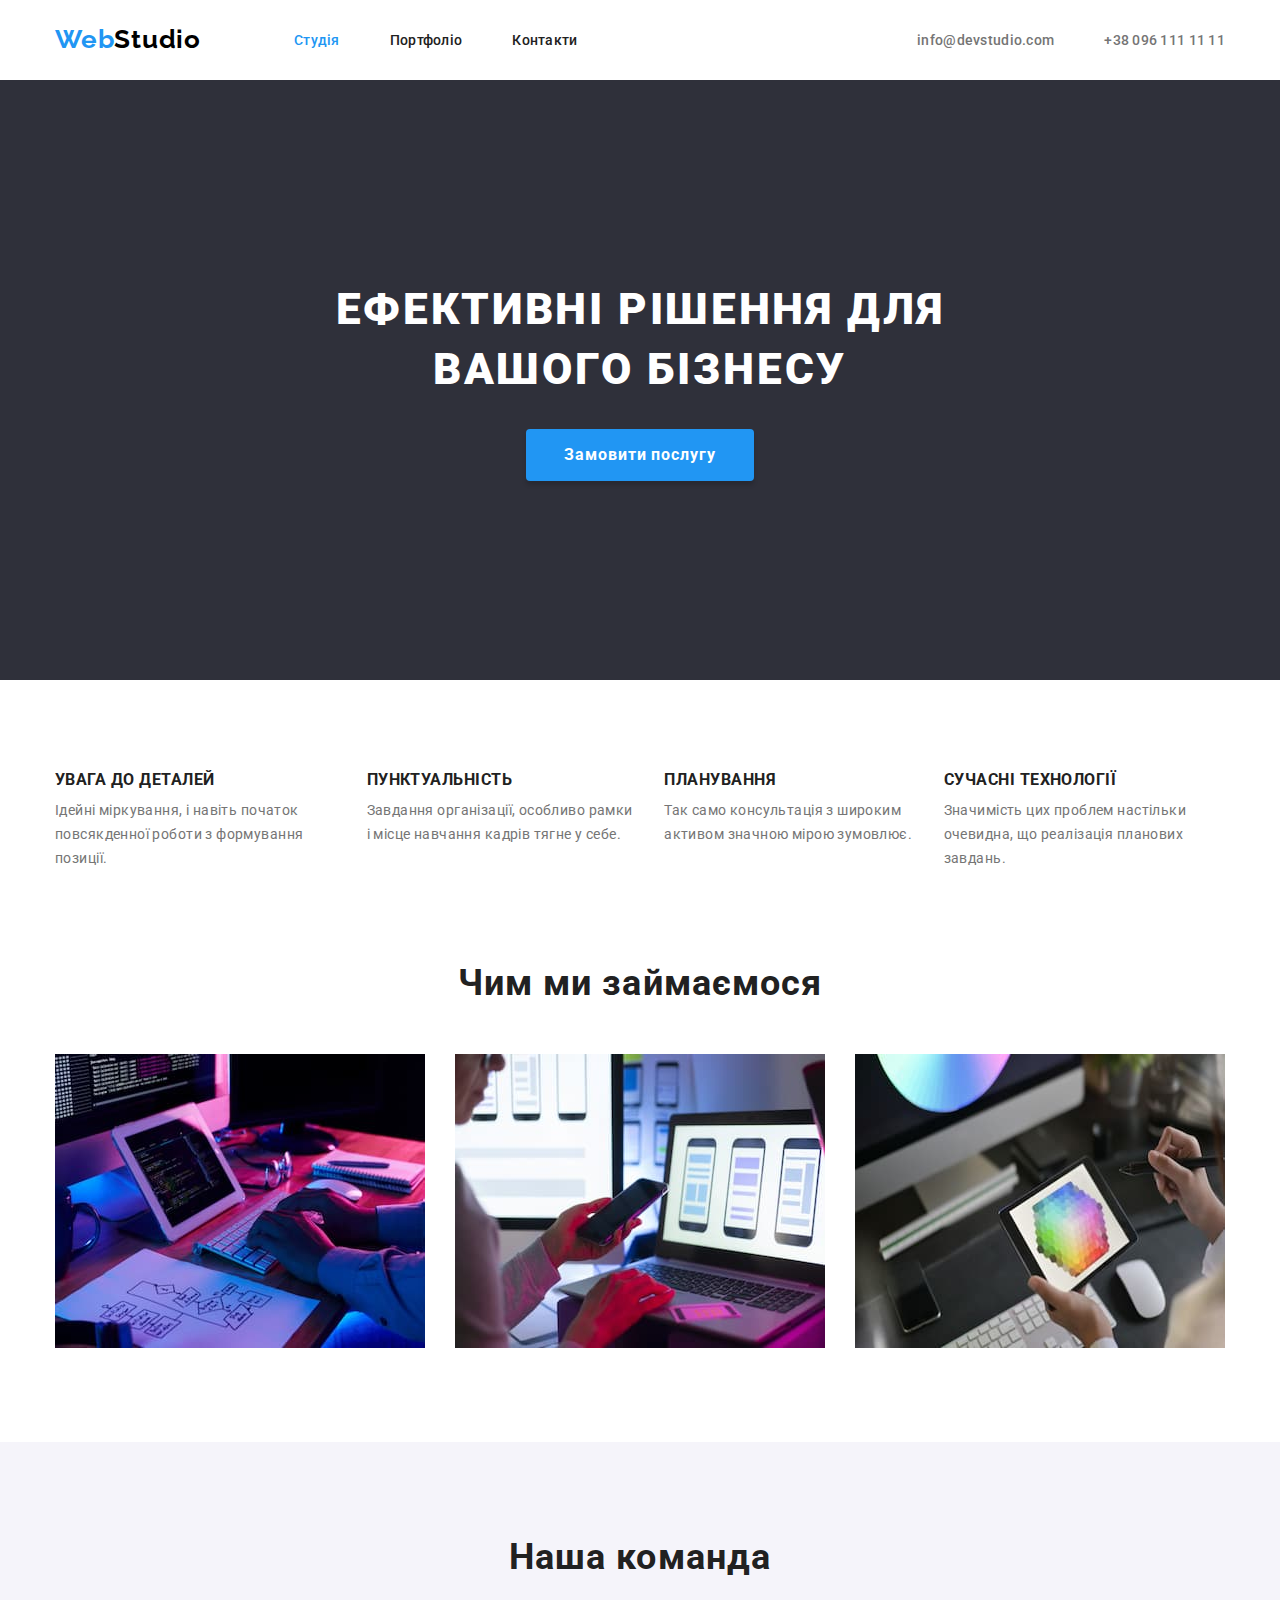
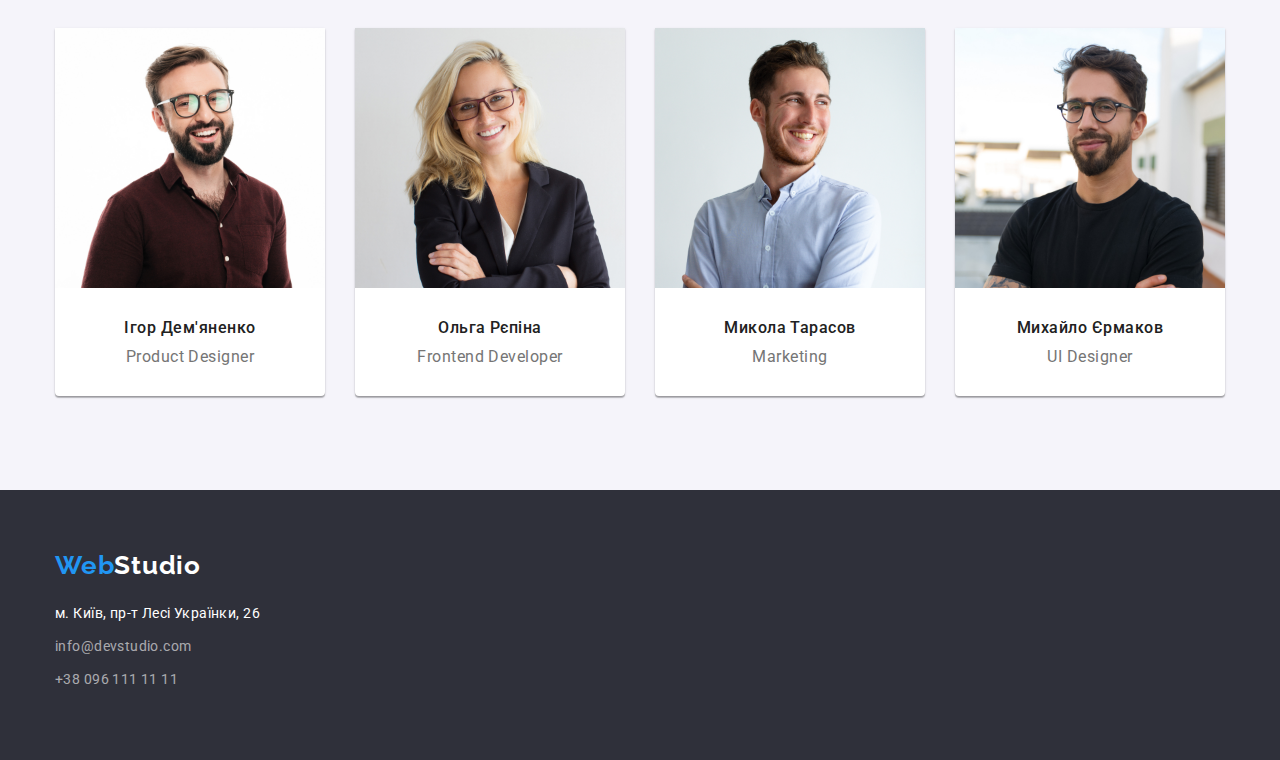
<file: index.html>
<!DOCTYPE html>
<html lang="en">
  <head>
    <meta charset="UTF-8" />
    <meta http-equiv="X-UA-Compatible" content="IE=edge" />
    <meta name="viewport" content="width=device-width, initial-scale=1.0" />
    <title>index</title>
    <link
      href="https://fonts.googleapis.com/css2?family=Roboto:wght@400;500;700;900&display=swap"
      rel="stylesheet"
    />
    <link
      href="https://fonts.googleapis.com/css2?family=Raleway:wght@700&display=swap"
      rel="stylesheet"
    />
    <link rel="stylesheet" href="./css/modern-normalize.css" />
    <link rel="stylesheet" href="./css/style.css" />
  </head>
  <body>
    <header class="header">
      <div class="container header-container">
        <!-- LOGO -->
        <a class="header-logo link" href="./index.html"
          >Web<span class="logo-color">Studio</span></a
        >
        <!-- NAV -->
        <nav>
          <ul class="header-list">
            <li>
              <a class="header-link link header-studio" href="./index.html"
                >Студія</a
              >
            </li>
            <li>
              <a class="header-link link" href="portfolio.html">Портфоліо</a>
            </li>
            <li>
              <a class="header-link link" href="#">Контакти</a>
            </li>
          </ul>
        </nav>
        <!-- COTACTS -->
        <ul class="header-cont-flex">
          <li>
            <a class="header-mail link" href="mailto:info@devstudio.com"
              >info@devstudio.com</a
            >
          </li>
          <li>
            <a class="header-tel link" href="”tel:+380961111111”"
              >+38 096 111 11 11</a
            >
          </li>
        </ul>
      </div>
    </header>
    <main>
      <!-- HEADER+BUTTON -->
      <section class="header-main">
        <div class="container header-main-flex">
          <h1 class="main-text main-text-flex">
            Ефективні рішення для вашого бізнесу
          </h1>
          <button class="main-button" type="button">
            <span class="main-text-button button-text-flex"
              >Замовити послугу</span
            >
          </button>
        </div>
      </section>
      <!-- SPECIALITIES -->
      <section>
        <div class="container">
          <h2 class="visually-hidden">Specialities</h2>
          <ul class="main-list-flex">
            <!-- Peculiarities 1 -->
            <li class="main-item-flex">
              <h3 class="specialities-after">УВАГА ДО ДЕТАЛЕЙ</h3>
              <p class="specialities-tittle">
                Ідейні міркування, і навіть початок повсякденної роботи з
                формування позиції.
              </p>
            </li>
            <!-- Peculiarities 2 -->
            <li class="main-item-flex">
              <h3 class="specialities-after">ПУНКТУАЛЬНІСТЬ</h3>
              <p class="specialities-tittle">
                Завдання організації, особливо рамки і місце навчання кадрів тягне
                у себе.
              </p>
            </li>
            <!-- Peculiarities 3 -->
            <li class="main-item-flex">
              <h3 class="specialities-after">ПЛАНУВАННЯ</h3>
              <p class="specialities-tittle">
                Так само консультація з широким активом значною мірою зумовлює.
              </p>
            </li>
            <!-- Peculiarities 4 -->
            <li class="main-item-flex">
              <h3 class="specialities-after">СУЧАСНІ ТЕХНОЛОГІЇ</h3>
              <p class="specialities-tittle">
                Значимість цих проблем настільки очевидна, що реалізація планових
                завдань.
              </p>
            </li>
          </ul>
        </div class="container">
      </section>
      <!-- PICTURE -->
        <section>
          <div class="container">
              <h2 class="picture-text">Чим ми займаємося</h2>
              <ul class="picture-list-flex">
                <li>
                  <img
                    class="picture-marker"
                    src="./images/picture1.jpg"
                    alt="photo"
                    width="370"
                  />
                </li>
                <li>
                  <img src="./images/picture2.jpg" alt="photo" width="370" />
                </li>
                <li>
                  <img src="./images/picture3.jpg" alt="photo" width="370" />
                </li>
              </ul>
          </div>
      </section>
      <!-- OUR TEAM -->
      <section class="team-bg">
       <div class="container">
          <h2 class="team-text">Наша команда</h2>
          <ul class="team-list-flex">
            <!-- PHOTO 1 -->
            <li class="team-item">
              <img src="./images/img-3.jpg" alt="photo 3" width="270" />
              <div class="link-our">
                <h3 class="team-after">Ігор Дем'яненко</h3>
                <p class="team-tittle">Product Designer</p>
              </div>
            </li>
            <!-- PHOTO 2 -->
            <li class="team-item">
              <img src="./images/img-2.jpg" alt="photo 2" width="270" />
             <div class="link-our">
                <h3 class="team-after">Ольга Рєпіна</h3>
                <p class="team-tittle">Frontend Developer</p>
             </div>
            </li>
            <!-- PHOTO 3 -->
            <li class="team-item">
              <img src="./images/img-1.jpg" alt="photo 1" width="270" />
              <div class="link-our">
                <h3 class="team-after">Микола Тарасов</h3>
                <p class="team-tittle">Marketing</p>
              </div>
            </li>
            <!-- PHOTO 4 -->
            <li class="team-item">
              <img src="./images/img.jpg" alt="photo" width="270" />
              <div class="link-our">
                <h3 class="team-after">Михайло Єрмаков</h3>
                <p class="team-tittle">UI Designer</p>
              </div>
            </li>
          </ul>
       </div>
      </section>
    </main>
    <footer class="footer">
      <div class="container footer-flex">
        <!-- LOGO -->
        <a class="footer-logo link" href="./index.html"
          >Web<span class="footer-logo-text">Studio</span></a
        >
        <!-- ADDRESS -->
        <address class="footer-container">
          <ul>
            <!-- ADDRESS -->
            <li class="list-footer">
              <a
                class="footer-address link"
                href="https://goo.gl/maps/Zk8T9hZtrdQvCRy3A"
                ="_blank"
                rel="noopener noreferrer"
                >м. Київ, пр-т Лесі Українки, 26</a
              >
            </li>
            <!-- MAIL -->
            <li class="list-footer">
              <a class="footer-tittle link" href="mailto:info@devstudio.com"
                >info@devstudio.com</a
              >
            </li>
            <!-- TEL -->
            <li class="list-footer">
              <a class="footer-tittle link" href="tel:+380961111111"
                >+38 096 111 11 11</a
              >
            </li>
          </ul>
        </address>
      </div>
    </footer>
  </body>
</html>
</file>
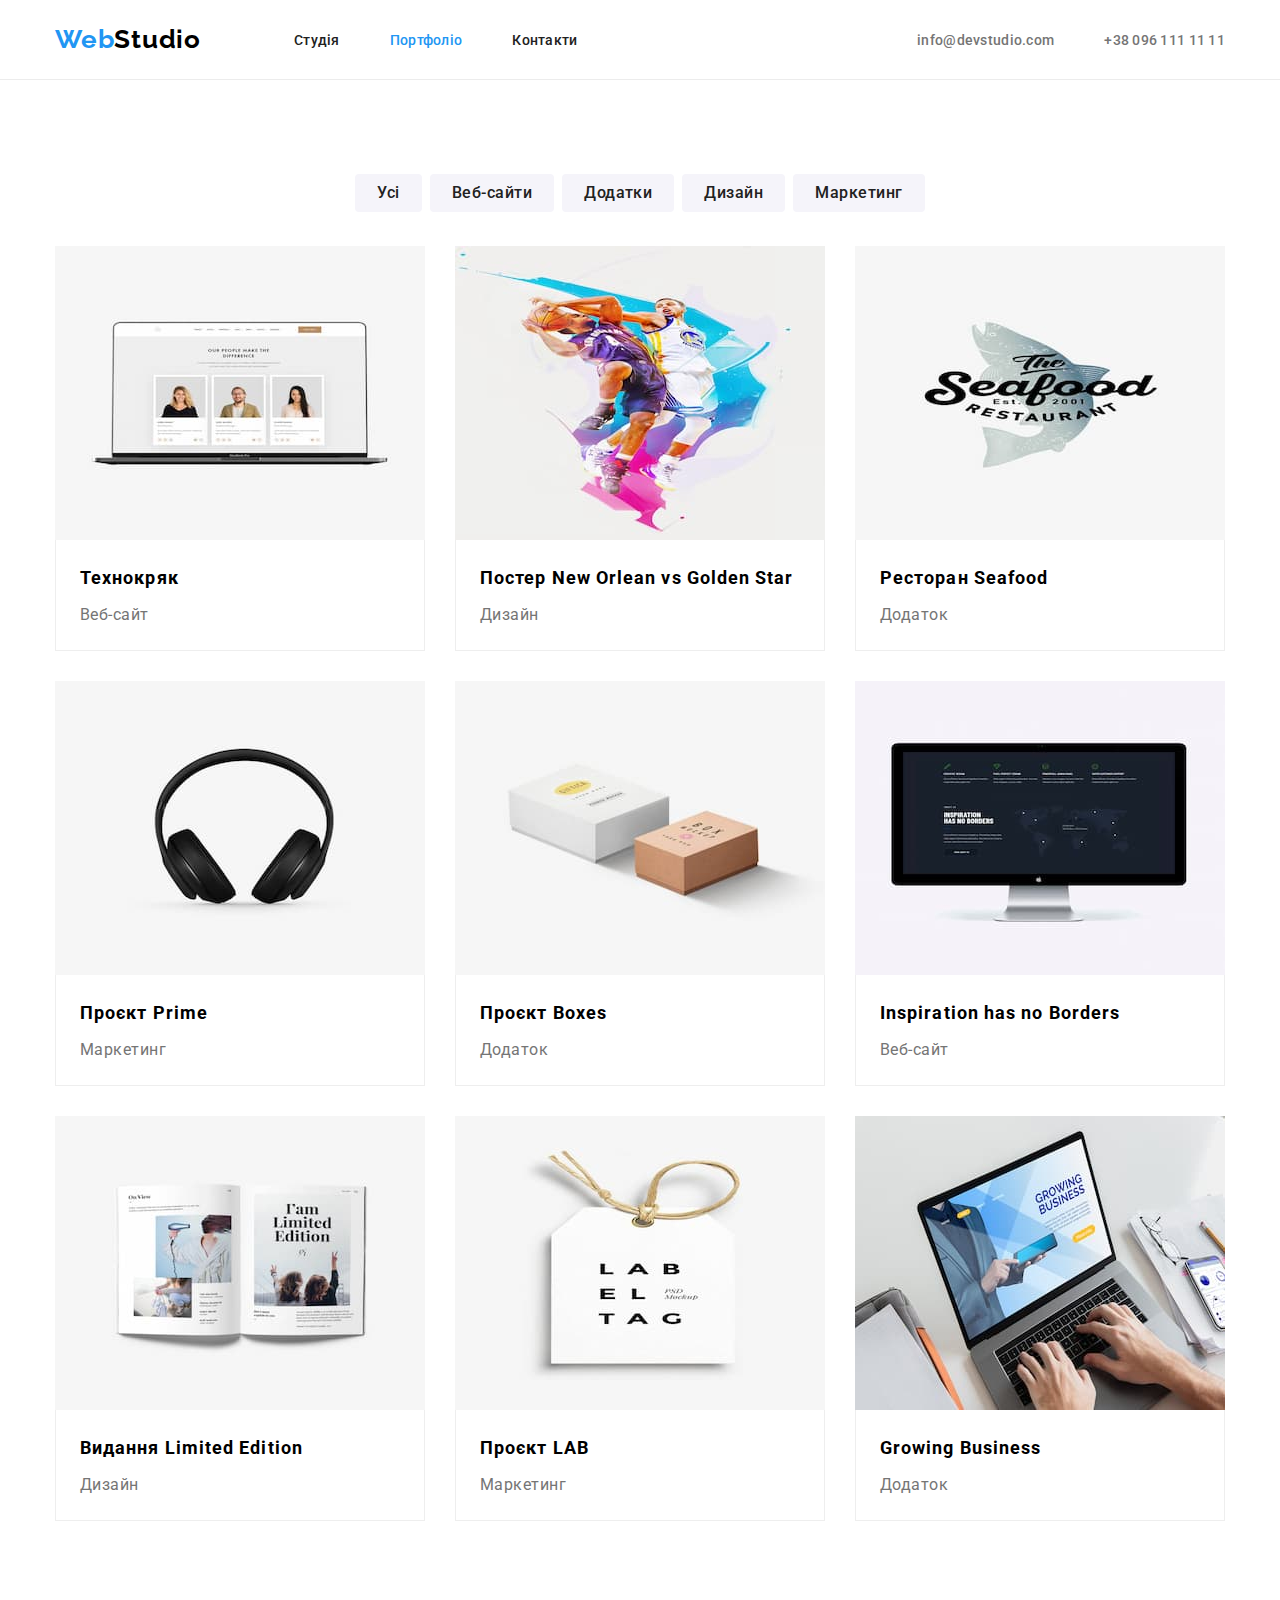
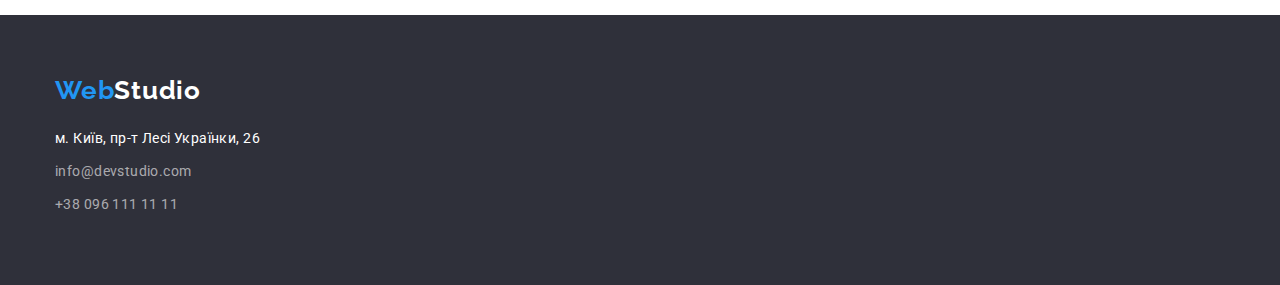
<file: portfolio.html>
<!DOCTYPE html>
<html lang="en">
  <head>
    <meta charset="UTF-8" />
    <meta http-equiv="X-UA-Compatible" content="IE=edge" />
    <meta name="viewport" content="width=device-width, initial-scale=1.0" />
    <title>Portfolio</title>
    <link
      href="https://fonts.googleapis.com/css2?family=Roboto:wght@400;500;700;900&display=swap"
      rel="stylesheet"
    />
    <link
      href="https://fonts.googleapis.com/css2?family=Raleway:wght@700&display=swap"
      rel="stylesheet"
    />
    <link rel="stylesheet" href="./css/modern-normalize.css" />
    <link rel="stylesheet" href="./css/style.css" />
  </head>
  <body>
    <header class="header header-port">
      <div class="container header-container">
        <!-- LOGO -->
        <a class="header-logo link" href="./index.html"
          >Web<span class="logo-color">Studio</span></a
        >
        <!-- NAV -->
        <nav>
          <ul class="header-list">
            <li>
              <a class="header-link link" href="./index.html">Студія</a>
            </li>
            <li>
              <a class="header-link link header-studio" href="portfolio.html"
                >Портфоліо</a
              >
            </li>
            <li>
              <a class="header-link link" href="#">Контакти</a>
            </li>
          </ul>
        </nav>
        <!-- COTACTS -->
        <ul class="header-cont-flex">
          <li>
            <a class="header-mail link" href="mailto:info@devstudio.com"
              >info@devstudio.com</a
            >
          </li>
          <li>
            <a class="header-tel link" href="”tel:+380961111111”"
              >+38 096 111 11 11</a
            >
          </li>
        </ul>
      </div>
    </header>
    <main>
      <div class="container">
        <h1 class="visually-hidden">Cards</h1>
        <!-- filters button -->
        <ul class="filters-flex">
          <li class="filters-button">
            <button
              class="port-main-button port-main-button-text port-button-active"
              type="button"
            >
              Усі
            </button>
          </li>
          <li class="filters-button">
            <button
              class="port-main-button port-main-button-text"
              type="button"
            >
              Веб-сайти
            </button>
          </li>
          <li class="filters-button">
            <button
              class="port-main-button port-main-button-text"
              type="button"
            >
              Додатки
            </button>
          </li>
          <li class="filters-button">
            <button
              class="port-main-button port-main-button-text"
              type="button"
            >
              Дизайн
            </button>
          </li>
          <li class="filters-button">
            <button
              class="port-main-button port-main-button-text"
              type="button"
            >
              Маркетинг
            </button>
          </li>
        </ul>
        <!-- project cards -->
        <ul class="project-cards">
          <!-- project 1 -->
          <li class="project-list">
            <img src="./images/project1.jpg" alt="project 1" width="370" />
            <div class="cards-flex">
              <h3 class="project-after">Технокряк</h3>
              <p class="project-tittle">Веб-сайт</p>
            </div>
          </li>
          <!-- project 2 -->
          <li class="project-list">
            <img src="./images/project2.jpg" alt="project 2" width="370" />
            <div class="cards-flex">
              <h3 class="project-after">Постер New Orlean vs Golden Star</h3>
              <p class="project-tittle">Дизайн</p>
            </div>
          </li>
          <!-- project 3 -->
          <li class="project-list">
            <img src="./images/project3.jpg" alt="project 3" width="370" />
            <div class="cards-flex">
              <h3 class="project-after">Ресторан Seafood</h3>
              <p class="project-tittle">Додаток</p>
            </div>
          </li>
          <!-- project 4 -->
          <li class="project-list">
            <img src="./images/project4.jpg" alt="project 4" width="370" />
            <div class="cards-flex">
              <h3 class="project-after">Проєкт Prime</h3>
              <p class="project-tittle">Маркетинг</p>
            </div>
          </li>
          <!-- project 5 -->
          <li class="project-list">
            <img src="./images/project5.jpg" alt="project 5" width="370" />
            <div class="cards-flex">
              <h3 class="project-after">Проєкт Boxes</h3>
              <p class="project-tittle">Додаток</p>
            </div>
          </li>
          <!-- project 6 -->
          <li class="project-list">
            <img src="./images/project6.jpg" alt="project 6" width="370" />
            <div class="cards-flex">
              <h3 class="project-after">Inspiration has no Borders</h3>
              <p class="project-tittle">Веб-сайт</p>
            </div>
          </li>
          <!-- project 7 -->
          <li class="project-list">
            <img src="./images/project7.jpg" alt="project 7" width="370" />
            <div class="cards-flex">
              <h3 class="project-after">Видання Limited Edition</h3>
              <p class="project-tittle">Дизайн</p>
            </div>
          </li>
          <!-- project 8 -->
          <li class="project-list">
            <img src="./images/project8.jpg" alt="project 8" width="370" />
            <div class="cards-flex">
              <h3 class="project-after">Проєкт LAB</h3>
              <p class="project-tittle">Маркетинг</p>
            </div>
          </li>
          <!-- project 9 -->
          <li class="project-list">
            <img src="./images/project9.jpg" alt="project 9" width="370" />
            <div class="cards-flex">
              <h3 class="project-after">Growing Business</h3>
              <p class="project-tittle">Додаток</p>
            </div>
          </li>
        </ul>
      </div>
    </main>
    <footer class="footer">
      <div class="container footer-flex">
        <!-- LOGO -->
        <a class="footer-logo link" href="./index.html"
          >Web<span class="footer-logo-text">Studio</span></a
        >
        <!-- ADDRESS -->
        <address class="footer-container">
          <ul>
            <!-- ADDRESS -->
            <li class="list-footer">
              <a
                class="footer-address link"
                href="https://goo.gl/maps/Zk8T9hZtrdQvCRy3A"
                ="_blank"
                rel="noopener noreferrer"
                >м. Київ, пр-т Лесі Українки, 26</a
              >
            </li>
            <!-- MAIL -->
            <li class="list-footer">
              <a class="footer-tittle link" href="mailto:info@devstudio.com"
                >info@devstudio.com</a
              >
            </li>
            <!-- TEL -->
            <li class="list-footer">
              <a class="footer-tittle link" href="tel:+380961111111"
                >+38 096 111 11 11</a
              >
            </li>
          </ul>
        </address>
      </div>
    </footer>
  </body>
</html>
</file>
<file: css/style.css>
:root {
  --white: #ffffff;
  --mostly-black: #000000;
  --dark-gray: #757575;
  --very-dark-gray: #212121;
  --vivid-blue: #2196f3;
  --very-dark-grayish-blue: #2f303a;
  --vivid-blue-button: #188ce8;
  --light-grayish-blue: #f5f4fa;
}

p,
h1,
h2,
h3,
h4,
h5,
h6 {
  margin: 0;
}

ul,
ol {
  margin: 0;
  padding-left: 0;
}

li {
  list-style: none;
}

button {
  cursor: pointer;
}

address {
  font-style: normal;
}

img {
  display: block;
}

.link {
  text-decoration: none;
}

.visually-hidden {
  position: absolute;
  width: 1px;
  height: 1px;
  margin: -1px;
  border: 0;
  padding: 0;
  white-space: nowrap;
  clip-path: inset(100%);
  clip: rect(0 0 0 0);
  overflow: hidden;
}

body {
  box-sizing: border-box;
  margin: 0;
  padding: 0;
  font-family: "Roboto";
  font-style: normal;
  background-color: var(--white);
  font-size: 14px;
  letter-spacing: 0.03em;
  color: var(--mosty-black);
}
.container {
  width: 1200px;
  padding-left: 15px;
  padding-right: 15px;
  margin: 0 auto;
}
/* ---------------------INDEX--------------------- */

/* ---------------------HEADER--------------------- */
.header {
  height: 80px;
}
.header-container {
  display: flex;
  align-items: center;
  /* justify-content: space-between; */
}
.header-logo {
  font-family: "Raleway";
  font-weight: 700;
  font-size: 26px;
  line-height: 31px;
  letter-spacing: 0.03em;
  color: var(--vivid-blue);
  margin-right: 93px;
  margin-top: 24px;
  margin-bottom: 25px;
}

.logo-color {
  color: var(--mostly-black);
}
.header-list {
  display: flex;
  height: 16px;
  width: 281px;
  gap: 50px;
}
.header-link {
  font-weight: 500;
  line-height: 16px;
  letter-spacing: 0.02em;
  color: var(--very-dark-gray);
}
.header-studio {
  font-weight: 500;
  font-size: 14px;
  line-height: 16px;
  letter-spacing: 0.02em;
  color: var(--vivid-blue);
}
.header-cont-flex {
  display: flex;
  margin-left: auto;
  gap: 50px;
}
.header-tel {
  font-weight: 500;
  line-height: 16px;
  letter-spacing: 0.02em;
  color: var(--dark-gray);
}
.header-tel:hover,
:focus {
  color: var(--vivid-blue);
}
.header-mail {
  font-weight: 500;
  line-height: 16px;
  letter-spacing: 0.02em;
  color: var(--dark-gray);
}
.header-mail:hover,
:focus {
  color: var(--vivid-blue);
}

/* ---------------------MAIN=HEADER+BUTTON--------------------- */
.header-main {
  background-color: var(--very-dark-grayish-blue);
}
.header-main-flex {
  height: 600px;
  display: flex;
  align-items: center;
  justify-content: center;
  flex-direction: column;
  gap: 30px;
}
.main-text {
  font-weight: 900;
  font-size: 44px;
  line-height: 60px;
  text-align: center;
  letter-spacing: 0.06em;
  text-transform: uppercase;
  color: var(--white);
}
.main-text-flex {
  width: 696px;
}
.main-button {
  background: var(--vivid-blue);
  box-shadow: 0px 4px 4px rgba(0, 0, 0, 0.15);
  border-radius: 4px;
  border: 0px;
}
.button-text-flex {
  display: flex;
  justify-content: center;
  height: 50px;
  width: 216px;
}
.main-text-button {
  font-family: "Roboto";
  font-weight: 700;
  font-size: 16px;
  line-height: 30px;
  display: flex;
  align-items: center;
  text-align: center;
  letter-spacing: 0.06em;
  color: var(--white);
}
.main-button:active {
  background: var(--vivid-blue-button);
  box-shadow: 0px 4px 4px rgba(0, 0, 0, 0.15);
  border-radius: 4px;
}
.main-text-button {
  font-weight: 700;
  font-size: 16px;
  line-height: 30px;
  display: flex;
  align-items: center;
  text-align: center;
  letter-spacing: 0.06em;
  color: var(--white);
}

/* ---------------------MAIN=SPECIALITIES--------------------- */
.specialities-after {
  font-weight: 700;
  line-height: 16px;
  letter-spacing: 0.03em;
  text-transform: uppercase;
  color: var(--very-dark-gray);
  padding-bottom: 10px;
}
.specialities-tittle {
  line-height: 24px;
  letter-spacing: 0.03em;
  color: var(--dark-gray);
}

.main-list-flex {
  display: flex;
  /* justify-content: center; */
  gap: 30px;
  margin-left: auto;
  margin-top: 92px;
  margin-bottom: 92px;
}
.main-item-flex {
}

/* ---------------------PICTURE--------------------- */
.picture-text {
  font-weight: 700;
  font-size: 36px;
  line-height: 42px;
  text-align: center;
  letter-spacing: 0.03em;
  color: var(--very-dark-gray);
  margin-bottom: 50px;
}
.picture-marker {
  list-style: none;
}
.picture-list-flex {
  display: flex;
  gap: 30px;
  margin-bottom: 94px;
}

/* ---------------------OUR TEAM----------------------- */
.team-bg {
  background: var(--light-grayish-blue);
}
.team-text {
  font-weight: 700;
  font-size: 36px;
  line-height: 42px;
  text-align: center;
  letter-spacing: 0.03em;
  color: var(--very-dark-gray);
  padding-top: 94px;
  padding-bottom: 50px;
}
.link-our {
  padding-top: 30px;
}
.team-after {
  font-weight: 500;
  font-size: 16px;
  line-height: 19px;
  text-align: center;
  letter-spacing: 0.03em;
  color: var(--very-dark-gray);
  padding-bottom: 10px;
}
.team-tittle {
  font-size: 16px;
  line-height: 19px;
  text-align: center;
  letter-spacing: 0.03em;
  color: var(--dark-gray);
}
.team-list-flex {
  display: flex;
  padding-bottom: 94px;
  gap: 30px;
}
.team-item {
  width: 270px;
  height: 368px;
  background: var(--white);
  box-shadow: 0px 1px 3px rgba(0, 0, 0, 0.12), 0px 1px 1px rgba(0, 0, 0, 0.14),
    0px 2px 1px rgba(0, 0, 0, 0.2);
  border-radius: 0px 0px 4px 4px;
}

/* ---------------------FOOTER--------------------- */
.footer {
  background: var(--very-dark-grayish-blue);
}
.footer-flex {
  padding-top: 60px;
  padding-bottom: 60px;
}
.footer-container {
  margin-top: 20px;
}
.footer-logo {
  font-family: "Raleway";
  font-weight: 700;
  font-size: 26px;
  line-height: 31px;
  letter-spacing: 0.03em;
  color: var(--vivid-blue);
}
.footer-logo-text {
  color: var(--white);
}
.list-footer {
  margin-bottom: 9px;
}
.footer-tittle {
  font-weight: 400;
  line-height: 24px;
  letter-spacing: 0.03em;
  color: rgba(255, 255, 255, 0.6);
}
.footer-tittle:hover,
:focus {
  color: var(--vivid-blue);
}
.footer-address {
  font-weight: 400;
  font-size: 14px;
  line-height: 24px;
  letter-spacing: 0.03em;
  color: var(--white);
}
.footer-address:hover,
:focus {
  color: var(--vivid-blue);
}

/* ---------------------PORTFOLIO--------------------- */

/* ---------------------HEADER--------------------- */

.header-link-port {
  color: var(--vivid-blue);
}
.header-port {
  margin-bottom: 94px;
  border-bottom: 1px solid #ececec;
}

/* ---------------------FILTERS--------------------- */

.port-button-active:active {
  background: var(--vivid-blue);
  box-shadow: 0px 3px 1px var(--mostly-black), 0px 1px 2px var(--mostly-black),
    0px 2px 2px var(--mostly-black);
  border-radius: 4px;
}
.port-main-button {
  background: var(--light-grayish-blue);
  border-radius: 4px;
  border: 0;
  padding: 6px 22px 6px 22px;
}
.port-main-button:hover {
  background-color: var(--vivid-blue);
  color: var(--white);
}

.port-main-button-text {
  font-family: "Roboto";
  font-weight: 500;
  font-size: 16px;
  line-height: 26px;
  text-align: center;
  letter-spacing: 0.03em;
  color: var(--very-dark-gray);
}

.filters-button {
  display: flex;
  justify-content: center;
  align-items: center;
}

/* ---------------------PROJECT--------------------- */

.project-after {
  font-weight: 700;
  font-size: 18px;
  line-height: 36px;
  letter-spacing: 0.06em;
  color: var(--mostly-black);
  padding-bottom: 4px;
}
.project-tittle {
  font-size: 16px;
  line-height: 30px;
  letter-spacing: 0.03em;
  color: var(--dark-gray);
}
.project-cards {
  display: flex;
  flex-wrap: wrap;
  gap: 30px;
  margin-bottom: 94px;
}
.filters-flex {
  display: flex;
  justify-content: center;
  align-items: center;
  margin-bottom: 34px;
  gap: 8px;
}
.cards-flex {
  border: 1px solid #eeeeee;
  padding-top: 20px;
  border-top: 0;
  padding: 20px 24px;
}
.project-list {
}
</file>
